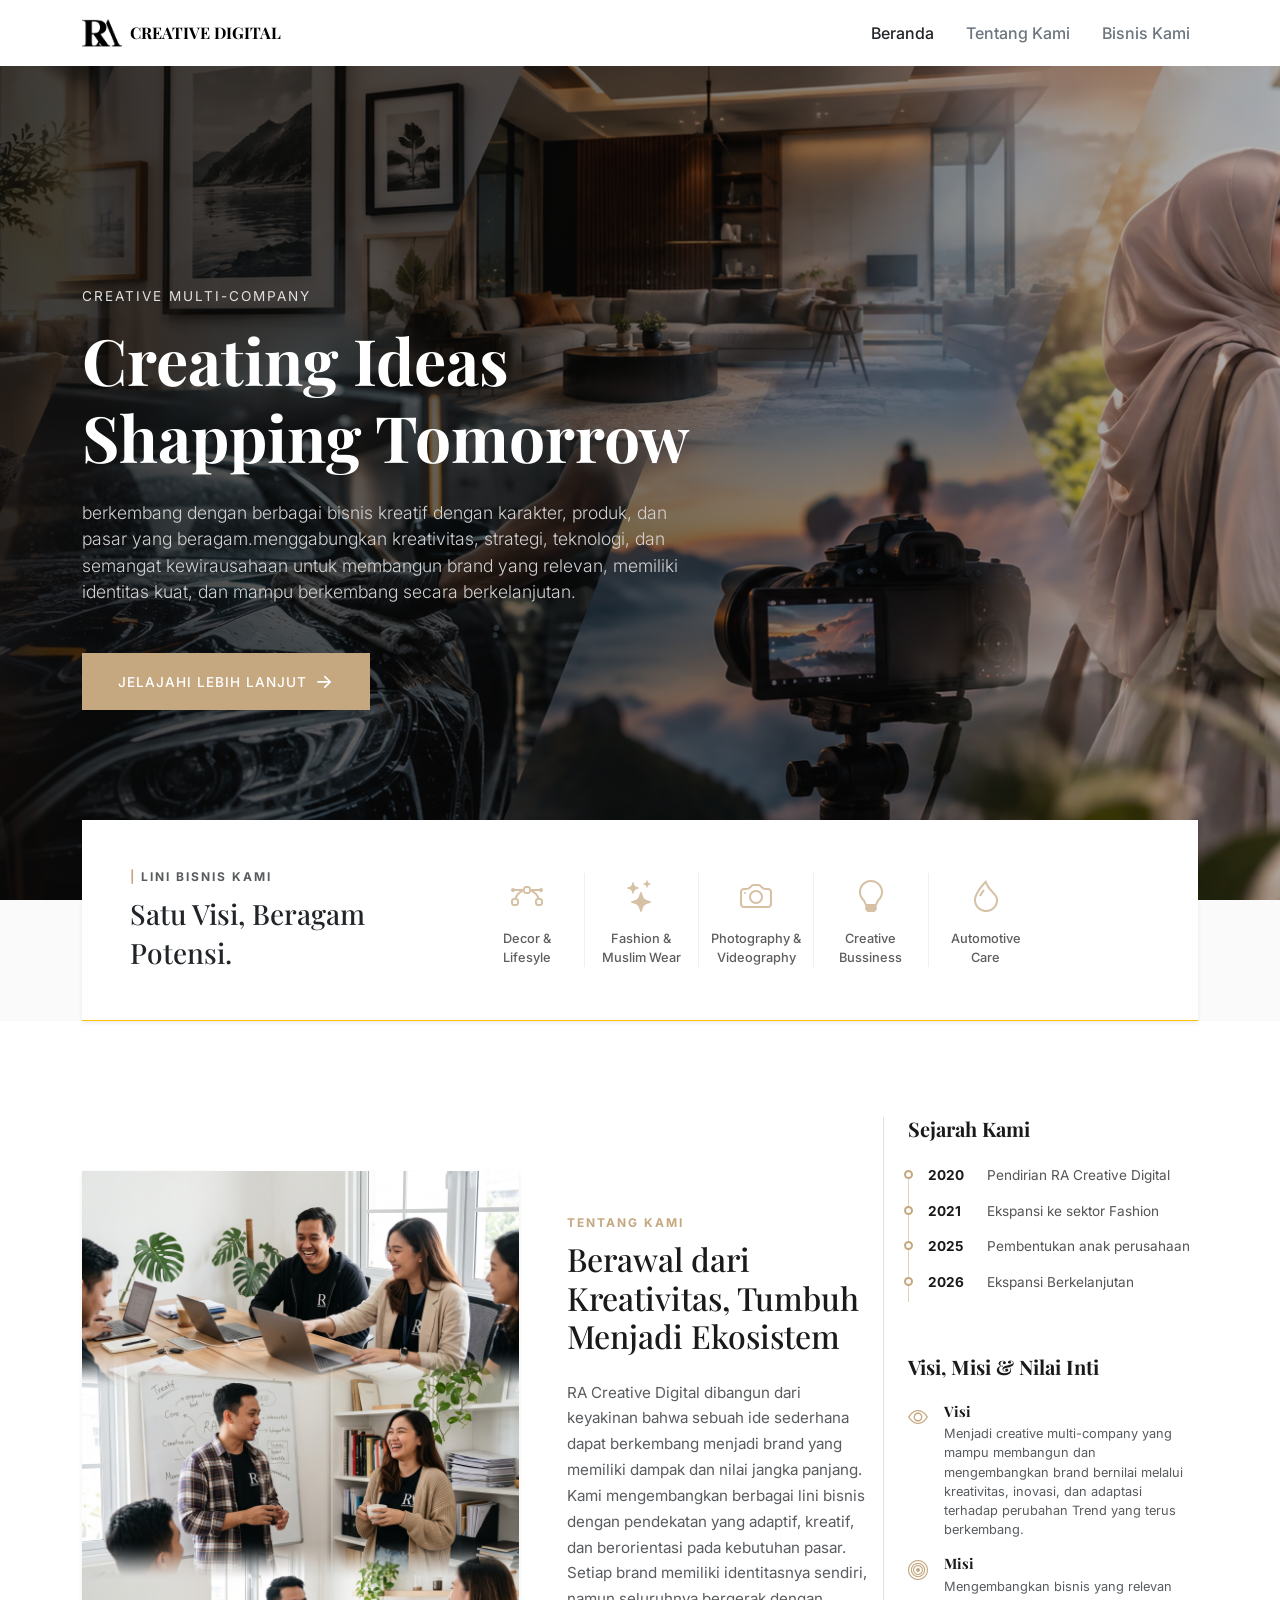
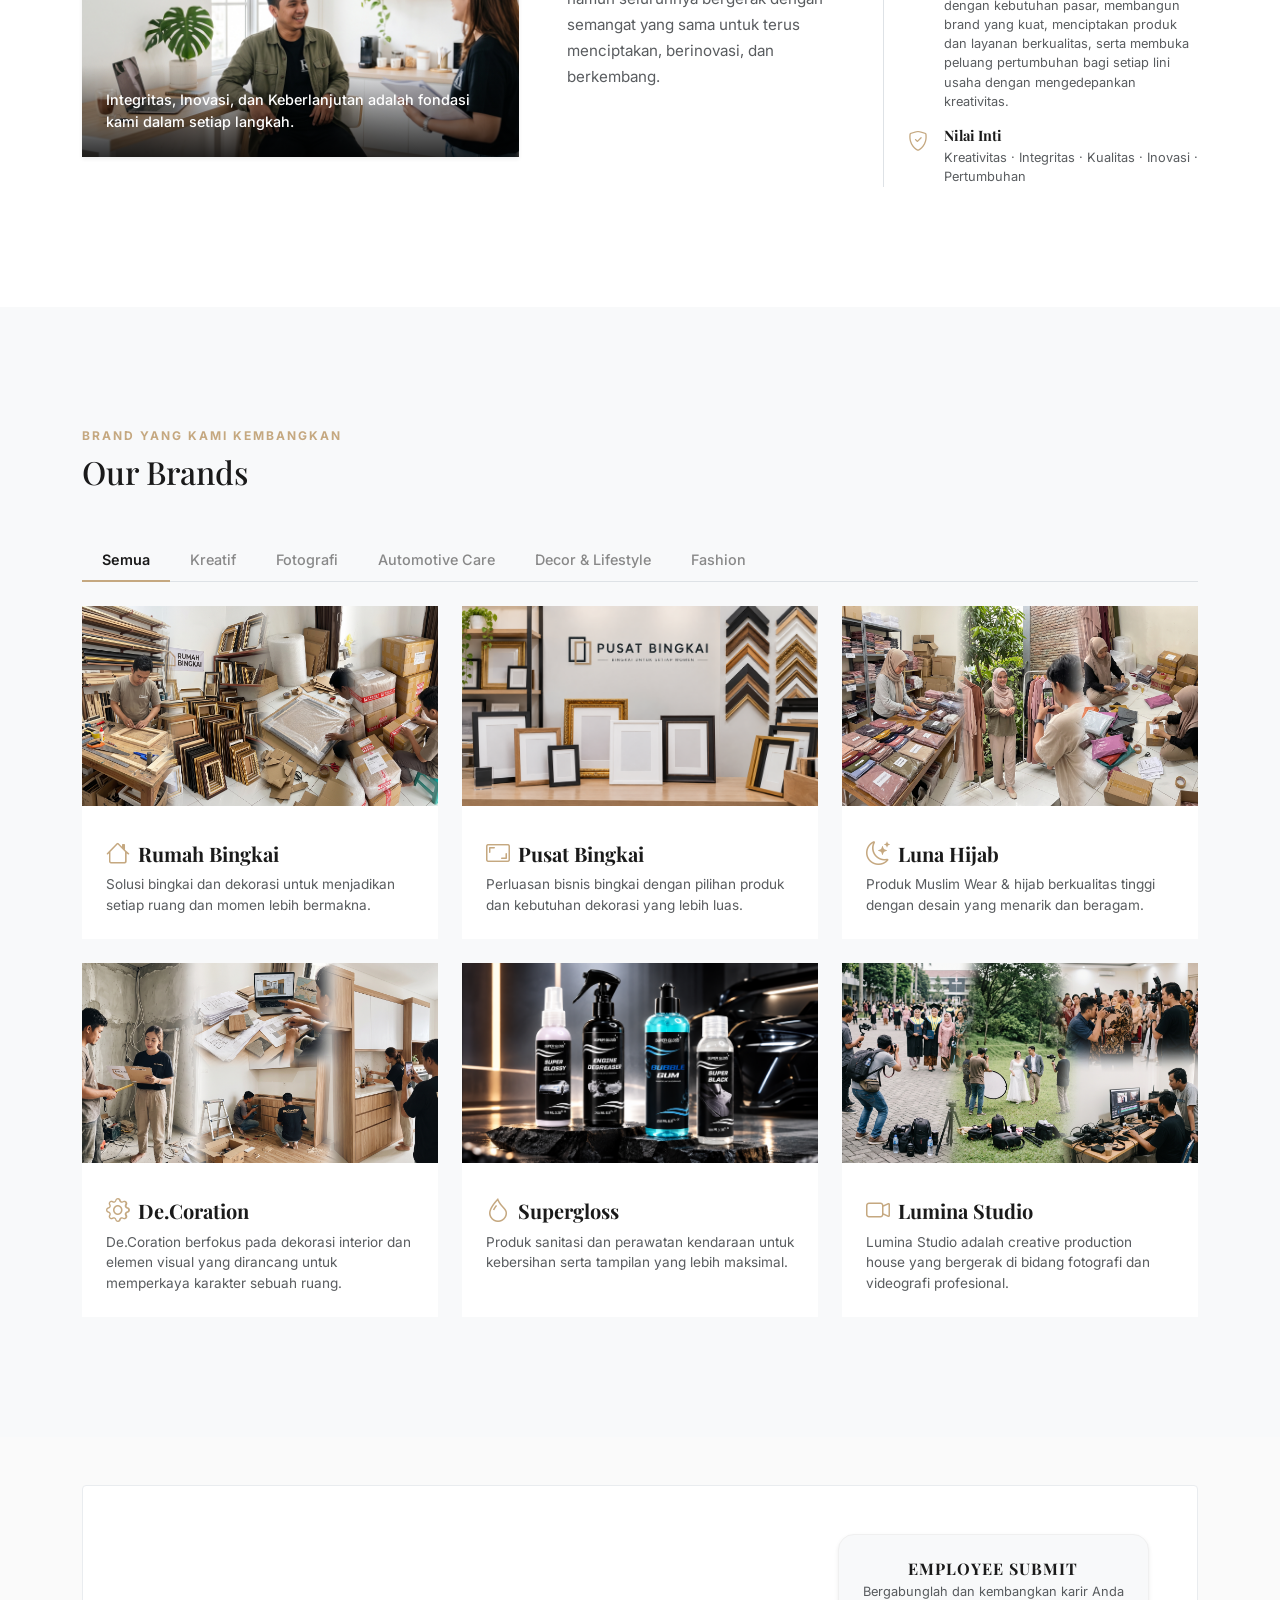
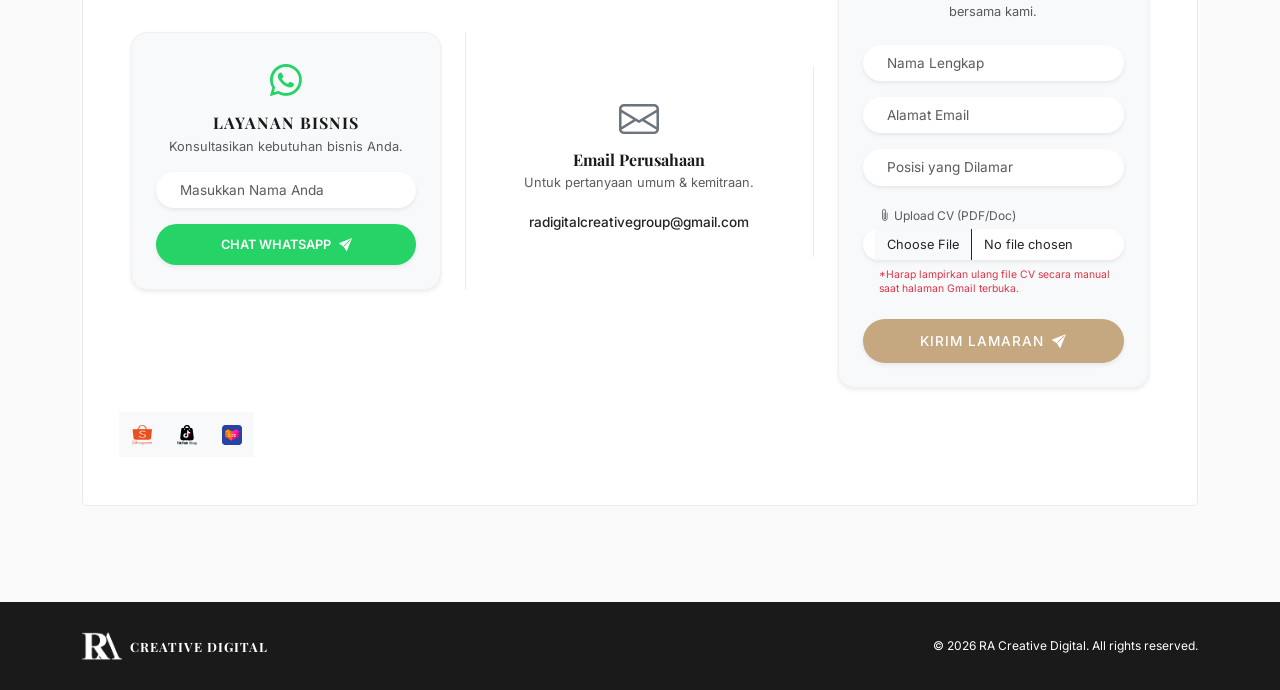
<file: index.html>
<!DOCTYPE html>
<html lang="id">
<head>
    <meta charset="UTF-8">
    <meta name="viewport" content="width=device-width, initial-scale=1.0">
    <title>RA Creative Digital - Profile</title>
    
    <!-- Memanggil Google Fonts (Kombinasi Serif dan Sans-Serif) -->
    <!-- Playfair Display (Serif) untuk Judul, Inter (Sans-Serif) untuk Teks -->
    <link rel="preconnect" href="https://fonts.googleapis.com">
    <link rel="preconnect" href="https://fonts.gstatic.com" crossorigin>
    <link href="https://fonts.googleapis.com/css2?family=Inter:wght@300;400;500&family=Playfair+Display:wght@400;600;700&display=swap" rel="stylesheet">
    
    <!-- Memanggil Bootstrap CSS (Kita gunakan untuk layout Grid dan elemen responsif agar lebih cepat) -->
    <link href="https://cdn.jsdelivr.net/npm/bootstrap@5.3.2/dist/css/bootstrap.min.css" rel="stylesheet">
    <link rel="stylesheet" href="https://cdn.jsdelivr.net/npm/bootstrap-icons@1.11.1/font/bootstrap-icons.css">
    <!-- Memanggil CSS kustom kita sendiri (Harus ditaruh paling bawah agar bisa menimpa gaya Bootstrap jika diperlukan) -->
    <link rel="stylesheet" href="assets/css/style.css">
    <link rel="icon" type="image/png" href="assets/image/ralogo.png">
    <link rel="icon" type="image/png" href="assets/image/ralogo-white.png" media="(prefers-color-scheme: dark)">
</head>
<body>

    <!-- ==========================================
         NAVIGASI (Navbar) - "Pintu Masuk Gedung"
         ========================================== -->
    <nav class="navbar navbar-expand-lg fixed-top bg-white">
        <div class="container"> <!-- Container dari Bootstrap membatasi lebar konten -->
            
<!-- Logo Perusahaan -->
            <!-- UBAH href menjadi "#beranda" -->
            <a class="navbar-brand d-flex align-items-center" href="#beranda">
                <img src="assets/image/ralogo.png" alt="Logo RA Creative Digital" class="me-2" style="height: 40px; width: auto;"> 
                <div>
                    <h1 class="h6 mb-0 text-uppercase fw-bold letter-spacing-1">Creative Digital</h1>
                </div>
            </a>

            <!-- Tombol Hamburger untuk versi HP -->
            <button class="navbar-toggler border-0" type="button" data-bs-toggle="collapse" data-bs-target="#navbarNav">
                <span class="navbar-toggler-icon"></span>
            </button>
            
            <!-- Menu Navigasi -->
            <div class="collapse navbar-collapse justify-content-end" id="navbarNav">
                <ul class="navbar-nav align-items-center gap-3">
                    <li class="nav-item">
                        <!-- UBAH href menjadi "#beranda" -->
                        <a class="nav-link active fw-medium text-dark" href="#beranda">Beranda</a>
                    </li>
                    <li class="nav-item">
                        <!-- UBAH href menjadi "#tentang-kami" -->
                        <a class="nav-link fw-medium text-secondary" href="#tentang-kami">Tentang Kami</a>
                    </li>
                    <li class="nav-item">
                        <!-- Ini sudah benar -->
                        <a class="nav-link fw-medium text-secondary" href="#bisnis-kami">Bisnis Kami</a>
                    </li>
                </ul>
            </div>
        </div>
    </nav>

    <!-- ==========================================
         KONTEN UTAMA (Akan kita bangun selanjutnya)
         ========================================== -->
    <main>
        <!-- HERO BANNER SECTION -->
    
        <section id="beranda" class="position-relative vh-100 d-flex align-items-center" 
                 style="background: url('assets/image/hero-banner.png') no-repeat center center/cover;">
            <!-- Lapisan Kaca Film Gelap (Overlay) agar teks putih bisa terbaca di atas gambar -->
            <div class="position-absolute top-0 start-0 w-100 h-100 hero-overlay"></div>
            
            <!-- Konten Teks Hero Banner -->
            <div class="container position-relative text-white" style="z-index: 2;">
                <div class="row">
                    <div class="col-lg-8 col-md-10 mt-5 pt-5">
                        <p class="text-uppercase mb-3" style="letter-spacing: 2px; font-size: 0.85rem; color: #E0E0E0;">
                            Creative Multi-Company
                        </p>
                        
                        <h1 class="display-3 font-serif fw-bold mb-4" style="color: white; line-height: 1.2;">
                            Creating Ideas<br>Shapping Tomorrow
                        </h1>
                        
                        <!-- Deskripsi -->
                        <p class="lead mb-5" style="max-width: 600px; color: #D1D1D1; font-weight: 300; font-size: 1.1rem;">
                            berkembang dengan berbagai bisnis kreatif dengan karakter, produk, dan pasar yang beragam.menggabungkan kreativitas, strategi, teknologi, dan semangat kewirausahaan untuk membangun brand yang relevan, memiliki identitas kuat, dan mampu berkembang secara berkelanjutan.
                        </p>
                        
                        <a href="#bisnis-kami" class="btn btn-luxury text-white text-decoration-none d-inline-flex align-items-center gap-2">
                            Jelajahi Lebih Lanjut
                            <span style="font-size: 1.2rem;">&rarr;</span>
                        </a>
                    </div>
                </div>
            </div>
        </section>
        <!-- ==========================================
             PINTASAN LINI BISNIS (LIFT EKSPRES)
             ========================================== -->
        <section class="container" style="margin-top: -80px; position: relative; z-index: 10;">
            <div class="bg-white p-4 p-md-5 shadow-sm border-bottom border-warning">
                <div class="row align-items-center">
                    
                    <!-- Sisi Kiri: Judul -->
                    <div class="col-lg-4 mb-4 mb-lg-0">
                        <p class="text-uppercase mb-2 text-muted fw-bold" style="font-size: 0.75rem; letter-spacing: 2px;">
                            <span style="color: var(--color-accent-gold);">|</span> Lini Bisnis Kami
                        </p>
                        <h2 class="font-serif fs-3 mb-0 text-dark" style="line-height: 1.4;">
                            Satu Visi, Beragam Potensi.
                        </h2>
                    </div>

                    <!-- Sisi Kanan: Deretan Ikon Bisnis -->
                    <div class="col-lg-8">
                        <div class="row text-center g-3">
                            
                            <!-- Ikon 1: decor -->
                            <div class="col-6 col-md-2 shortcut-item">
                                <i class="bi bi-bezier fs-2" style="color: var(--color-accent-gold);"></i>
                                <p class="mt-2 mb-0" style="font-size: 0.8rem; font-weight: 500;">Decor &<br>Lifesyle</p>
                            </div>

                            <!-- Ikon 2: Fashion -->
                            <div class="col-6 col-md-2 shortcut-item">
                                <i class="bi bi-stars fs-2" style="color: var(--color-accent-gold);"></i>
                                <p class="mt-2 mb-0" style="font-size: 0.8rem; font-weight: 500;">Fashion &<br>Muslim Wear</p>
                            </div>

                            <!-- Ikon 3: Creative Production -->
                            <div class="col-6 col-md-2 shortcut-item">
                                <i class="bi bi-camera fs-2" style="color: var(--color-accent-gold);"></i>
                                <p class="mt-2 mb-0" style="font-size: 0.8rem; font-weight: 500;">Photography &<br>Videography</p>
                            </div>

                            <!-- Ikon 4: Creative Bussiness -->
                            <div class="col-6 col-md-2 shortcut-item">
                                <i class="bi bi-lightbulb fs-2" style="color: var(--color-accent-gold);"></i>
                                <p class="mt-2 mb-0" style="font-size: 0.8rem; font-weight: 500;">Creative Bussiness</p>
                            </div>

                            <!-- Ikon 5: Automotive Care -->
                            <div class="col-6 col-md-2 shortcut-item">
                                <i class="bi bi-droplet fs-2" style="color: var(--color-accent-gold);"></i>
                                <p class="mt-2 mb-0" style="font-size: 0.8rem; font-weight: 500;">Automotive<br>Care</p>

                        </div>
                    </div>

                </div>
            </div>
        </section>
        
        <!-- ==========================================
             TENTANG KAMI (RUANG GALERI SEJARAH)
             ========================================== -->
        <section id="tentang-kami" class="section-padding bg-white">
            <div class="container">
                <div class="row g-5 align-items-center"> 
                    

                    <div class="col-lg-5">
                        <div class="position-relative">

                            <img src="assets/image/aboutus-section.jfif" 
                                 alt="Gedung Nusantara Group" 
                                 class="img-fluid w-100 shadow-sm" style="min-height: 500px; object-fit: cover;">
                            
                            <!-- Teks Overlay di bawah gambar -->
                            <div class="position-absolute bottom-0 start-0 w-100 p-4" 
                                 style="background: linear-gradient(to top, rgba(0,0,0,0.8), transparent);">
                                <p class="text-white mb-0 fw-medium" style="font-size: 0.9rem;">
                                    Integritas, Inovasi, dan Keberlanjutan adalah fondasi kami dalam setiap langkah.
                                </p>
                            </div>
                        </div>
                    </div>

                    <!-- Sisi Kanan: Konten Teks, Timeline, dan Visi Misi -->
                    <div class="col-lg-7">
                        <div class="row g-4 h-100">
                            
                            <!-- Kolom Dalam Kiri: Deskripsi Utama -->
                            <div class="col-md-6 d-flex flex-column justify-content-center">
                                <p class="text-uppercase fw-bold mb-2" style="font-size: 0.75rem; letter-spacing: 2px; color: var(--color-accent-gold);">
                                    Tentang Kami
                                </p>
                                <h2 class="font-serif fs-2 mb-4">Berawal dari Kreativitas, Tumbuh Menjadi Ekosistem</h2>
                                <p class="text-muted mb-4" style="font-size: 0.95rem; line-height: 1.7;">
                                    RA Creative Digital dibangun dari keyakinan bahwa sebuah ide sederhana dapat berkembang menjadi brand yang memiliki dampak dan nilai jangka panjang. Kami mengembangkan berbagai lini bisnis dengan pendekatan yang adaptif, kreatif, dan berorientasi pada kebutuhan pasar. Setiap brand memiliki identitasnya sendiri, namun seluruhnya bergerak dengan semangat yang sama untuk terus menciptakan, berinovasi, dan berkembang.
                                </p>
                                
                            </div>

                            <!-- Kolom Dalam Kanan: Timeline & Visi Misi -->
                            <!-- border-start membuat garis pemisah tipis di sebelah kiri -->
                            <div class="col-md-6 border-start ps-md-4 d-flex flex-column justify-content-center mt-5 mt-md-0">
                                
                                <h5 class="font-serif fw-bold mb-4 fs-5">Sejarah Kami</h5>
                                <!-- List Timeline (CSS-nya akan kita buat setelah ini) -->
                                <ul class="timeline-corporate list-unstyled mb-5">
                                    <li><span class="year">2020</span> Pendirian RA Creative Digital</li>
                                    <li><span class="year">2021</span> Ekspansi ke sektor Fashion</li>
                                    <li><span class="year">2025</span> Pembentukan anak perusahaan</li>
                                    <li><span class="year">2026</span> Ekspansi Berkelanjutan</li>
                                </ul>

                                <h5 class="font-serif fw-bold mb-4 fs-5">Visi, Misi & Nilai Inti</h5>
                                
                                <!-- Visi -->
                                <div class="d-flex align-items-start mb-3">
                                    <i class="bi bi-eye fs-5 me-3" style="color: var(--color-accent-gold);"></i>
                                    <div>
                                        <h6 class="fw-bold mb-1" style="font-size: 0.9rem;">Visi</h6>
                                        <p class="text-muted mb-0" style="font-size: 0.8rem;">Menjadi creative multi-company yang mampu membangun dan mengembangkan brand bernilai melalui kreativitas, inovasi, dan adaptasi terhadap perubahan Trend yang terus berkembang.</p>
                                    </div>
                                </div>
                                
                                <!-- Misi -->
                                <div class="d-flex align-items-start mb-3">
                                    <i class="bi bi-bullseye fs-5 me-3" style="color: var(--color-accent-gold);"></i>
                                    <div>
                                        <h6 class="fw-bold mb-1" style="font-size: 0.9rem;">Misi</h6>
                                        <p class="text-muted mb-0" style="font-size: 0.8rem;">Mengembangkan bisnis yang relevan dengan kebutuhan pasar, membangun brand yang kuat, menciptakan produk dan layanan berkualitas, serta membuka peluang pertumbuhan bagi setiap lini usaha dengan mengedepankan kreativitas.</p>
                                    </div>
                                </div>
                                
                                <!-- Nilai Inti -->
                                <div class="d-flex align-items-start">
                                    <i class="bi bi-shield-check fs-5 me-3" style="color: var(--color-accent-gold);"></i>
                                    <div>
                                        <h6 class="fw-bold mb-1" style="font-size: 0.9rem;">Nilai Inti</h6>
                                        <p class="text-muted mb-0" style="font-size: 0.8rem;">Kreativitas &middot; Integritas &middot; Kualitas &middot; Inovasi &middot; Pertumbuhan</p>
                                    </div>
                                </div>

                            </div>
                        </div>
                    </div>

                </div>
            </div>
        </section>

        <!-- ==========================================
             BISNIS KAMI (RUANG PAMERAN ANAK PERUSAHAAN)
             ========================================== -->
        <!-- Background kita ubah sedikit abu-abu (#F8F9FA) agar etalase putih (cards) terlihat menonjol -->
        <section id="bisnis-kami" class="section-padding" style="background-color: #F8F9FA;">
            <div class="container">
                
                <!-- Header Bagian Portofolio -->
                <div class="d-flex flex-column flex-md-row justify-content-between align-items-md-end mb-5">
                    <div>
                        <p class="text-uppercase fw-bold mb-2" style="font-size: 0.75rem; letter-spacing: 2px; color: var(--color-accent-gold);">
                            Brand yang kami kembangkan
                        </p>
                        <h2 class="font-serif fs-2 mb-0">Our Brands</h2>
                    </div>

                </div>

                <!-- Menu Navigasi Kategori (Tabs) -->
                <ul class="nav nav-corporate-tabs mb-4 border-bottom">
                    <!-- Tambahkan class 'filter-tab' dan atribut 'data-filter' -->
                    <li class="nav-item"><a class="nav-link active filter-tab" href="#" data-filter="all">Semua</a></li>
                    <li class="nav-item"><a class="nav-link filter-tab" href="#" data-filter="Kreatif">Kreatif</a></li>
                    <li class="nav-item"><a class="nav-link filter-tab" href="#" data-filter="Fotografi">Fotografi</a></li>
                    <li class="nav-item"><a class="nav-link filter-tab" href="#" data-filter="Automotive Care">Automotive Care</a></li>
                    <li class="nav-item"><a class="nav-link filter-tab" href="#" data-filter="Decor & Lifestyle">Decor & Lifestyle</a></li>
                    <li class="nav-item"><a class="nav-link filter-tab" href="#" data-filter="Fashion">Fashion</a></li>
                </ul>

                <!-- Grid Etalase (Cards) -->
                <div class="row g-4" id="portfolio-grid">
                    
                    <!-- Kartu 1: Rumah Bingkai -->
                    <!-- Tambahkan class 'portfolio-item' dan 'data-category="Kreatif"' -->
                    <div class="col-md-6 col-lg-4 portfolio-item" data-category="Decor & Lifestyle">
                        <div class="card corporate-card h-100 border-0 rounded-0">
                            <!-- ... (isi kartu bank tetap sama seperti sebelumnya) ... -->
                            <div class="card-img-wrapper">
                                <img src="assets/image/rumahbingkai-card.jfif" class="card-img-top rounded-0" alt="Rumah Bingkai">
                            </div>
                            <div class="card-body p-4 d-flex flex-column">
                                <h3 class="h5 font-serif fw-bold mt-2"><i class="bi bi-house fs-4 me-2" style="color: var(--color-accent-gold);"></i>Rumah Bingkai</h3>
                                <p class="card-text text-muted flex-grow-1" style="font-size: 0.85rem;">Solusi bingkai dan dekorasi untuk menjadikan setiap ruang dan momen lebih bermakna.</p>
                            </div>
                        </div>
                    </div>

                    <!-- Kartu 2: Pusat Bingkai -->
                    <!-- Tambahkan class 'portfolio-item' dan 'data-category="properti"' -->
                    <div class="col-md-6 col-lg-4 portfolio-item" data-category="Kreatif">
                        <div class="card corporate-card h-100 border-0 rounded-0">
                             <!-- ... (isi kartu properti tetap sama) ... -->
                             <div class="card-img-wrapper">
                                <img src="assets/image/pusatbingkai-card.png" class="card-img-top rounded-0" alt="Apartemen">
                            </div>
                            <div class="card-body p-4 d-flex flex-column">
                                <h3 class="h5 font-serif fw-bold mt-2"><i class="bi bi-aspect-ratio fs-4 me-2" style="color: var(--color-accent-gold);"></i>Pusat Bingkai</h3>
                                <p class="card-text text-muted flex-grow-1" style="font-size: 0.85rem;">Perluasan bisnis bingkai dengan pilihan produk dan kebutuhan dekorasi yang lebih luas.</p>
                            </div>
                        </div>
                    </div>

                    <!-- Kartu 3: Luna Hijab -->
                    <!-- Tambahkan class 'portfolio-item' dan 'data-category="fashion"' -->
                    <div class="col-md-6 col-lg-4 portfolio-item" data-category="Fashion">
                        <div class="card corporate-card h-100 border-0 rounded-0">
                             <!-- ... (isi kartu manufaktur tetap sama) ... -->
                             <div class="card-img-wrapper">
                                <img src="assets/image/lunahijab-card.jfif" class="card-img-top rounded-0" alt="Pabrik">
                            </div>
                            <div class="card-body p-4 d-flex flex-column">
                                <h3 class="h5 font-serif fw-bold mt-2"><i class="bi bi-moon-stars fs-4 me-2" style="color: var(--color-accent-gold);"></i>Luna Hijab</h3>
                                <p class="card-text text-muted flex-grow-1" style="font-size: 0.85rem;">Produk Muslim Wear & hijab berkualitas tinggi dengan desain yang menarik dan beragam.</p>
                            </div>
                        </div>
                    </div>

                    <div class="col-md-6 col-lg-4 portfolio-item" data-category="Decor & Lifestyle">
                        <div class="card corporate-card h-100 border-0 rounded-0">
                             <!-- ... (isi kartu manufaktur tetap sama) ... -->
                             <div class="card-img-wrapper">
                                <img src="assets/image/decoration-card.jfif" class="card-img-top rounded-0" alt="Pabrik">
                            </div>
                            <div class="card-body p-4 d-flex flex-column">
                                <h3 class="h5 font-serif fw-bold mt-2"><i class="bi bi-gear fs-4 me-2" style="color: var(--color-accent-gold);"></i>De.Coration</h3>
                                <p class="card-text text-muted flex-grow-1" style="font-size: 0.85rem;">De.Coration berfokus pada dekorasi interior dan elemen visual yang dirancang untuk memperkaya karakter sebuah ruang.</p>
                            </div>
                        </div>
                    </div>
                    
                    <div class="col-md-6 col-lg-4 portfolio-item" data-category="Automotive Care">
                        <div class="card corporate-card h-100 border-0 rounded-0">
                             <!-- ... (isi kartu manufaktur tetap sama) ... -->
                             <div class="card-img-wrapper">
                                <img src="assets/image/Supergloss.png" class="card-img-top rounded-0" alt="Pabrik">
                            </div>
                            <div class="card-body p-4 d-flex flex-column">
                                <h3 class="h5 font-serif fw-bold mt-2"><i class="bi bi-droplet fs-4 me-2" style="color: var(--color-accent-gold);"></i>Supergloss</h3>
                                <p class="card-text text-muted flex-grow-1" style="font-size: 0.85rem;">Produk sanitasi dan perawatan kendaraan untuk kebersihan serta tampilan yang lebih maksimal.</p>
                                
                            </div>
                        </div>
                    </div>

                    <div class="col-md-6 col-lg-4 portfolio-item" data-category="Fotografi">
                        <div class="card corporate-card h-100 border-0 rounded-0">
                             <!-- ... (isi kartu manufaktur tetap sama) ... -->
                             <div class="card-img-wrapper">
                                <img src="assets/image/luminastudio-card.jfif" class="card-img-top rounded-0" alt="Pabrik">
                            </div>
                            <div class="card-body p-4 d-flex flex-column">
                                <h3 class="h5 font-serif fw-bold mt-2"><i class="bi bi-camera-video fs-4 me-2" style="color: var(--color-accent-gold);"></i>Lumina Studio</h3>
                                <p class="card-text text-muted flex-grow-1" style="font-size: 0.85rem;">Lumina Studio adalah creative production house yang bergerak di bidang fotografi dan videografi profesional.</p>
                            </div>
                        </div>
                    </div>

                </div>

                    <!-- Anda bisa menambahkan Kartu Energi, Infrastruktur, dll dengan pola yang sama persis -->

                </div>
            </div>
        </section>

        <!-- ==========================================
             PUSAT KONTAK & MARKETPLACE (BOTTOM CONTAINER)
             ========================================== -->
        <!-- Kita gunakan margin atas/bawah agar terpisah dari elemen lain -->
        <section class="container my-5 pb-5">
            <!-- Kotak dengan garis tipis, mirip desain tiket VIP -->
            <div class="border border-light-subtle p-4 p-md-5 bg-white" style="border-radius: 4px;">
                <div class="row g-4 align-items-center">
                    
                        <!-- Kolom 1: Hubungi Layanan Bisnis (Form WhatsApp Rounded) -->
                        <div class="col-lg-4 pe-lg-4 border-end-lg mb-4 mb-lg-0">
                            <div class="p-4 rounded-4 shadow-sm" style="background-color: #F8F9FA; border: 1px solid #F0F0F0;">
                                <div class="text-center mb-3">
                                    <!-- Ikon WA dengan warna khas hijau -->
                                    <i class="bi bi-whatsapp fs-2 mb-2 d-block" style="color: #25D366;"></i>
                                    <h5 class="fw-bold mb-1 fs-6 text-uppercase" style="letter-spacing: 1px;">Layanan Bisnis</h5>
                                    <p class="text-muted" style="font-size: 0.8rem;">Konsultasikan kebutuhan bisnis Anda.</p>
                                </div>
                                
                                <form id="waSubmitForm" onsubmit="handleWASubmit(event)">
                                    <!-- Kolom Input Nama Rounded -->
                                    <div class="mb-3">
                                        <input type="text" id="waName" class="form-control rounded-pill px-4 py-2 border-0 shadow-sm" placeholder="Masukkan Nama Anda" style="font-size: 0.85rem;" required>
                                    </div>
                                    
                                    <!-- Tombol Submit WhatsApp Rounded -->
                                    <button type="submit" class="btn w-100 shadow-sm d-flex justify-content-center align-items-center gap-2" style="padding: 10px; border-radius: 50px !important; background-color: #25D366; color: white; font-weight: 600; font-size: 0.8rem;">
                                        CHAT WHATSAPP <i class="bi bi-send-fill"></i>
                                    </button>
                                </form>

                                <!-- Script untuk merakit template kata ke WhatsApp -->
                                <script>
                                    function handleWASubmit(event) {
                                        event.preventDefault(); 
                                        
                                        const name = document.getElementById('waName').value;
                                        const phone = "6285113189413"; 
                                        const templateMessage = `Halo tim RA Creative Digital,\n\nPerkenalkan, nama saya *${name}*.\nSaya tertarik dan ingin mengetahui lebih lanjut mengenai produk serta layanan bisnis Anda. Bisakah kita berdiskusi lebih lanjut?\n\nTerima kasih.`;
                                        const encodedMessage = encodeURIComponent(templateMessage);
                                        const waUrl = `https://wa.me/${phone}?text=${encodedMessage}`;
                                        window.open(waUrl, '_blank');
                                    }
                                </script>
                            </div>
                        </div>

                        <!-- Kolom 2: Email Perusahaan  -->
                        <div class="col-lg-4 px-lg-4 border-end-lg mb-4 mb-lg-0 d-flex flex-column align-items-center justify-content-center text-center">
                            <div class="p-4 w-100">
                                <i class="bi bi-envelope fs-1 mb-3 text-secondary"></i>
                                <h5 class="fw-bold mb-1 fs-6">Email Perusahaan</h5>
                                <p class="text-muted mb-3" style="font-size: 0.8rem;">Untuk pertanyaan umum & kemitraan.</p>
                                <a href="mailto:radigitalcreativegroup@gmail.com" class="text-dark text-decoration-none fw-medium" style="font-size: 0.85rem;">
                                    radigitalcreativegroup@gmail.com
                                </a>
                            </div>
                        </div>

                    <!-- Kolom 3: Temukan Kami di Marketplace -->
                    <!-- Kolom 3: Employee Submit (Desain Rounded & Modern) -->
                    <div class="col-lg-4 ps-lg-4">
                        <!-- Pembungkus form dengan background terang, sudut membulat, dan bayangan halus -->
                        <div class="p-4 rounded-4 shadow-sm" style="background-color: #F8F9FA; border: 1px solid #F0F0F0;">
                            <div class="text-center mb-4">
                                <h5 class="fw-bold mb-1 fs-6 text-uppercase" style="letter-spacing: 1px;">Employee Submit</h5>
                                <p class="text-muted" style="font-size: 0.8rem;">Bergabunglah dan kembangkan karir Anda bersama kami.</p>
                            </div>
                            
                            <form id="employeeSubmitForm" onsubmit="handleEmployeeSubmit(event)">
                                <!-- Kolom Input Rounded Pill -->
                                <div class="mb-3">
                                    <input type="text" id="empName" class="form-control rounded-pill px-4 py-2 border-0 shadow-sm" placeholder="Nama Lengkap" style="font-size: 0.85rem;" required>
                                </div>
                                <div class="mb-3">
                                    <input type="email" id="empEmail" class="form-control rounded-pill px-4 py-2 border-0 shadow-sm" placeholder="Alamat Email" style="font-size: 0.85rem;" required>
                                </div>
                                <div class="mb-3">
                                    <input type="text" id="empPosition" class="form-control rounded-pill px-4 py-2 border-0 shadow-sm" placeholder="Posisi yang Dilamar" style="font-size: 0.85rem;" required>
                                </div>
                                
                                <!-- Kolom Upload File -->
                                <div class="mb-4">
                                    <label class="ms-3 mb-1 text-muted" style="font-size: 0.75rem;"><i class="bi bi-paperclip"></i> Upload CV (PDF/Doc)</label>
                                    <input class="form-control rounded-pill px-4 border-0 shadow-sm" type="file" id="empCV" accept=".pdf,.doc,.docx" style="font-size: 0.8rem; padding-top: 6px; padding-bottom: 6px;" required>
                                    <small class="text-danger mt-2 d-block ms-3" style="font-size: 0.65rem; line-height: 1.3;">
                                        *Harap lampirkan ulang file CV secara manual saat halaman Gmail terbuka.
                                    </small>
                                </div>
                                
                                <!-- Tombol Submit Rounded -->
                                <!-- Kita gunakan border-radius: 50px !important untuk menimpa gaya kotak tajam dari btn-luxury di style.css -->
                                <button type="submit" class="btn btn-luxury w-100 shadow-sm d-flex justify-content-center align-items-center gap-2" style="padding: 12px; border-radius: 50px !important;">
                                    KIRIM LAMARAN <i class="bi bi-send-fill"></i>
                                </button>
                            </form>

                            <!-- Script untuk memproses data formulir ke Gmail -->
                            <script>
                                function handleEmployeeSubmit(event) {
                                    event.preventDefault(); 
                                    
                                    const name = document.getElementById('empName').value;
                                    const position = document.getElementById('empPosition').value;
                                    
                                    const subject = encodeURIComponent(`Lamaran Pekerjaan - ${position}`);
                                    const body = encodeURIComponent(`Halo Tim HR RA Creative Digital,\n\nPerkenalkan, nama saya ${name}.\nSaya bermaksud melamar untuk posisi ${position}.\n\n[MOHON LAMPIRKAN FILE CV ANDA SEBELUM MENGIRIM EMAIL INI]\n\nTerima kasih.`);
                                    
                                    const gmailUrl = `https://mail.google.com/mail/?view=cm&fs=1&to=radigitalcreativegroup@gmail.com&su=${subject}&body=${body}`;
                                    window.open(gmailUrl, '_blank');
                                }
                            </script>
                        </div>
                    </div>
                            <!-- target="_blank" dipindah ke tag <a> -->
                            <a class="marketplace-btn bg-light d-flex justify-content-center align-items-center rounded-square" style="width: 45px; height: 45px; text-decoration:none;">
                                <img src="assets/image/shopeelogo.png" alt="Shopee" style="width: 20px; height: 20px;">
                            </a>
                            <a class="marketplace-btn bg-light d-flex justify-content-center align-items-center rounded-square" style="width: 45px; height: 45px; text-decoration:none;">
                                <img src="assets/image/tiktokshoplogo.svg" alt="TikTok Shop" style="width: 20px; height: 20px;">
                            </a>
                            <a class="marketplace-btn bg-light d-flex justify-content-center align-items-center rounded-square" style="width: 45px; height: 45px; text-decoration:none;">
                                <img src="assets/image/lazadalogo.svg" alt="Lazada" style="width: 20px; height: 20px;">
                            </a>
                        </div>
                    </div>

                </div>
            </div>
        </section>

        <!-- ==========================================
             FOOTER (Bagian Paling Bawah Hitam)
             ========================================== -->
        <footer class="bg-dark text-white py-4" style="background-color: #1A1A1A !important;">
            <div class="container d-flex flex-column flex-md-row justify-content-between align-items-center">
                <div class="d-flex align-items-center mb-3 mb-md-0">
                    <img src="assets/image/ralogo-white.png" alt="Logo RA Creative Digital" class="me-2" style="height: 40px; width: auto;"> 
                    <div>
                        <h6 class="mb-0 text-uppercase fw-bold text-white" style="letter-spacing: 1px; font-size: 0.8rem;">Creative Digital</h6>
                    </div>
                </div>
                <div class="text-white" style="font-size: 0.75rem;">
                    &copy; 2026 RA Creative Digital. All rights reserved.
                </div>
            </div>
        </footer>

        <!-- Nanti kita akan tambahkan "Pintasan Lini Bisnis" di bawah sini pada langkah selanjutnya -->
        
    </main>

    <!-- Script Bootstrap (Dibutuhkan untuk tombol hamburger navbar, dll) -->
    <script src="https://cdn.jsdelivr.net/npm/bootstrap@5.3.2/dist/js/bootstrap.bundle.min.js"></script>
    
    <!-- Script utama kita (TypeScript yang sudah di-compile) -->
    <!-- Nanti kita akan sambungkan file JS hasil compile dari main.ts di sini -->
     <script src="assets/js/main.js"></script>
</body>
</html>
</file>
<file: assets/css/style.css>
/* =========================================
   Mulai dari Baris 1 di assets/css/style.css
   ========================================= */

:root {
    /* MENGATUR PALET WARNA (Sesuai Instruksi) */
    --color-bg-light: #FAFAFA; /* Off-white yang bersih dan mewah */
    --color-text-dark: #1A1A1A; /* Abu-abu sangat gelap (bukan hitam pekat) untuk teks */
    --color-accent-gold: #C5A880; /* Emas Redup (Muted Gold) sebagai satu-satunya warna aksen */
    
    /* MENGATUR FONT */
    --font-serif: 'Playfair Display', serif; /* Untuk Judul (Kesan Mapan & Old-Money) */
    --font-sans: 'Inter', sans-serif; /* Untuk Teks Paragraf (Kesan Bersih & Modern) */
}

/* Pengaturan Dasar Halaman */
body {
    background-color: var(--color-bg-light);
    color: var(--color-text-dark);
    font-family: var(--font-sans);
    overflow-x: hidden; /* Mencegah layar bisa digeser ke kanan-kiri secara tidak sengaja */
}

/* Aturan Khusus untuk Judul */
h1, h2, h3, h4, h5, h6, .font-serif {
    font-family: var(--font-serif);
    color: var(--color-text-dark);
}

/* Utilitas Jarak & Ruang Kosong Ekstrem (Negative Space) */
.section-padding {
    padding: 120px 0; /* Memberikan "napas" yang sangat lega di setiap pergantian sesi */
}

/* =========================================
   DESAIN TOMBOL MEWAH (Button)
   ========================================= */
.btn-luxury {
    background-color: var(--color-accent-gold);
    color: white;
    border: none;
    padding: 14px 36px;
    font-family: var(--font-sans);
    font-weight: 500;
    border-radius: 0; /* Kotak tajam tanpa sudut membulat memberi kesan institusional yang tegas */
    text-transform: uppercase;
    font-size: 0.85rem;
    letter-spacing: 1px;
    transition: background-color 0.4s ease-in-out; /* Animasi perubahan warna yang lambat & halus */
}

.btn-luxury:hover {
    background-color: var(--color-text-dark); /* Saat disentuh mouse, berubah jadi gelap */
    color: white;
}

/* Overlay Gelap untuk Hero Image */
.hero-overlay {
    background: linear-gradient(to right, rgba(10, 10, 10, 0.8) 0%, rgba(10, 10, 10, 0.3) 100%);
}
/* =========================================
   PINTASAN LINI BISNIS (INTERAKSI ICON)
   ========================================= */
.shortcut-item {
    cursor: pointer; /* Mengubah kursor panah menjadi ikon 'tangan' (klik) */
    transition: all 0.3s ease; /* Animasi halus selama 0.3 detik */
    opacity: 0.7; /* Sedikit transparan saat tidak disentuh */
}

.shortcut-item:hover {
    opacity: 1; /* Menjadi warna solid saat disentuh */
    transform: translateY(-5px); /* Ikon sedikit "terangkat" ke atas sebanyak 5 pixel */
}

.shortcut-item:hover i {
    color: var(--color-text-dark) !important; /* Warna ikon berubah gelap saat disentuh, mengisyaratkan siap diklik */
}

/* Sedikit garis batas (border) halus antar ikon agar rapi */
.shortcut-item:not(:last-child) {
    border-right: 1px solid #EBEBEB;
}

/* Hilangkan garis batas saat di tampilan HP */
@media (max-width: 768px) {
    .shortcut-item:not(:last-child) {
        border-right: none;
        margin-bottom: 20px;
    }
}
/* =========================================
   GAYA TOMBOL SEKUNDER (OUTLINE LUXURY)
   ========================================= */
.btn-outline-luxury {
    background-color: transparent;
    color: var(--color-text-dark);
    border: 1px solid #D1D1D1; /* Garis tepi abu-abu halus */
    padding: 12px 30px;
    font-family: var(--font-sans);
    font-weight: 500;
    border-radius: 0;
    text-transform: uppercase;
    font-size: 0.8rem;
    letter-spacing: 1px;
    transition: all 0.4s ease;
}

.btn-outline-luxury:hover {
    border-color: var(--color-accent-gold);
    color: var(--color-accent-gold);
}

/* =========================================
   TIMELINE CORPORATE (GARIS WAKTU SEJARAH)
   ========================================= */
.timeline-corporate {
    position: relative;
    padding-left: 20px; /* Memberi ruang untuk garis di sebelah kiri */
}

/* Membuat garis vertikal emas menggunakan elemen semu (pseudo-element) */
.timeline-corporate::before {
    content: '';
    position: absolute;
    left: 0;
    top: 5px;
    bottom: 5px;
    width: 1px;
    background-color: var(--color-accent-gold);
    opacity: 0.5; /* Dibuat sedikit redup agar tidak mendominasi */
}

/* Mengatur gaya setiap baris daftar sejarah */
.timeline-corporate li {
    position: relative;
    margin-bottom: 15px;
    font-size: 0.85rem;
    color: #555;
    line-height: 1.5;
}

/* Mempertebal tahun agar mudah di-scan mata */
.timeline-corporate li .year {
    font-weight: 700;
    color: var(--color-text-dark);
    display: inline-block;
    width: 45px; /* Lebar tetap agar teks tahun rata vertikal */
    margin-right: 10px;
}

/* Membuat titik-titik (bulatan kecil) pada setiap tahun */
.timeline-corporate li::before {
    content: '';
    position: absolute;
    left: -24px; /* Menarik titik ke posisi garis vertikal */
    top: 5px;
    width: 9px;
    height: 9px;
    border-radius: 50%;
    background-color: var(--color-bg-light); /* Tengahnya bolong/warna background */
    border: 2px solid var(--color-accent-gold); /* Pinggirannya emas */
    transition: background-color 0.3s ease;
}

/* Animasi: Saat baris di-hover, titiknya menyala terisi emas */
.timeline-corporate li:hover::before {
    background-color: var(--color-accent-gold);
}

/* =========================================
   GAYA TAB KATEGORI (MINIMALIS)
   ========================================= */
.nav-corporate-tabs .nav-link {
    color: #888;
    border: none;
    background: transparent;
    padding: 10px 20px;
    font-weight: 500;
    font-size: 0.9rem;
    position: relative;
    transition: all 0.3s ease;
}

.nav-corporate-tabs .nav-link:hover {
    color: var(--color-text-dark);
}

.nav-corporate-tabs .nav-link.active {
    color: var(--color-text-dark);
    font-weight: 600;
}

/* Garis emas di bawah tab yang sedang aktif */
.nav-corporate-tabs .nav-link.active::after {
    content: '';
    position: absolute;
    bottom: -1px;
    left: 0;
    width: 100%;
    height: 2px;
    background-color: var(--color-accent-gold);
}

/* =========================================
   EFEK KARTU PORTOFOLIO (HOVER ZOOM)
   ========================================= */
.corporate-card {
    transition: box-shadow 0.4s ease, transform 0.4s ease;
}

.corporate-card:hover {
    box-shadow: 0 15px 30px rgba(0,0,0,0.05) !important; /* Bayangan halus saat disentuh */
    transform: translateY(-5px); /* Kartu terangkat sedikit */
}

/* Membungkus gambar agar kalau zoom, tidak keluar dari kotaknya (overflow: hidden) */
.card-img-wrapper {
    overflow: hidden;
    height: 200px;
}

.card-img-wrapper img {
    height: 100%;
    width: 100%;
    object-fit: cover;
    transition: transform 0.6s ease; /* Animasi zoom yang sangat pelan */
}

/* Saat kartu di-hover, gambarnya membesar 5% ke dalam */
.corporate-card:hover .card-img-wrapper img {
    transform: scale(1.05);
}

/* Teks link 'Pelajari Lebih Lanjut' */
.card-link-btn {
    color: var(--color-accent-gold);
    font-weight: 500;
    font-size: 0.85rem;
    transition: color 0.3s;
}

.corporate-card:hover .card-link-btn {
    color: var(--color-text-dark); /* Warnanya menggelap saat kartu disentuh */
}

.btn-hover-gold {
    transition: color 0.3s ease;
}
.btn-hover-gold:hover {
    color: var(--color-accent-gold) !important;
}

/* =========================================
   GAYA TOMBOL MARKETPLACE
   ========================================= */
.marketplace-btn {
    transition: transform 0.3s ease, box-shadow 0.3s ease;
}

.marketplace-btn:hover {
    transform: translateY(-3px);
    box-shadow: 0 5px 15px rgba(0,0,0,0.1);
}

/* Garis pemisah khusus mode Desktop untuk Bottom Container */
@media (min-width: 992px) {
    .border-end-lg {
        border-right: 1px solid #EBEBEB;
    }
}
</file>
